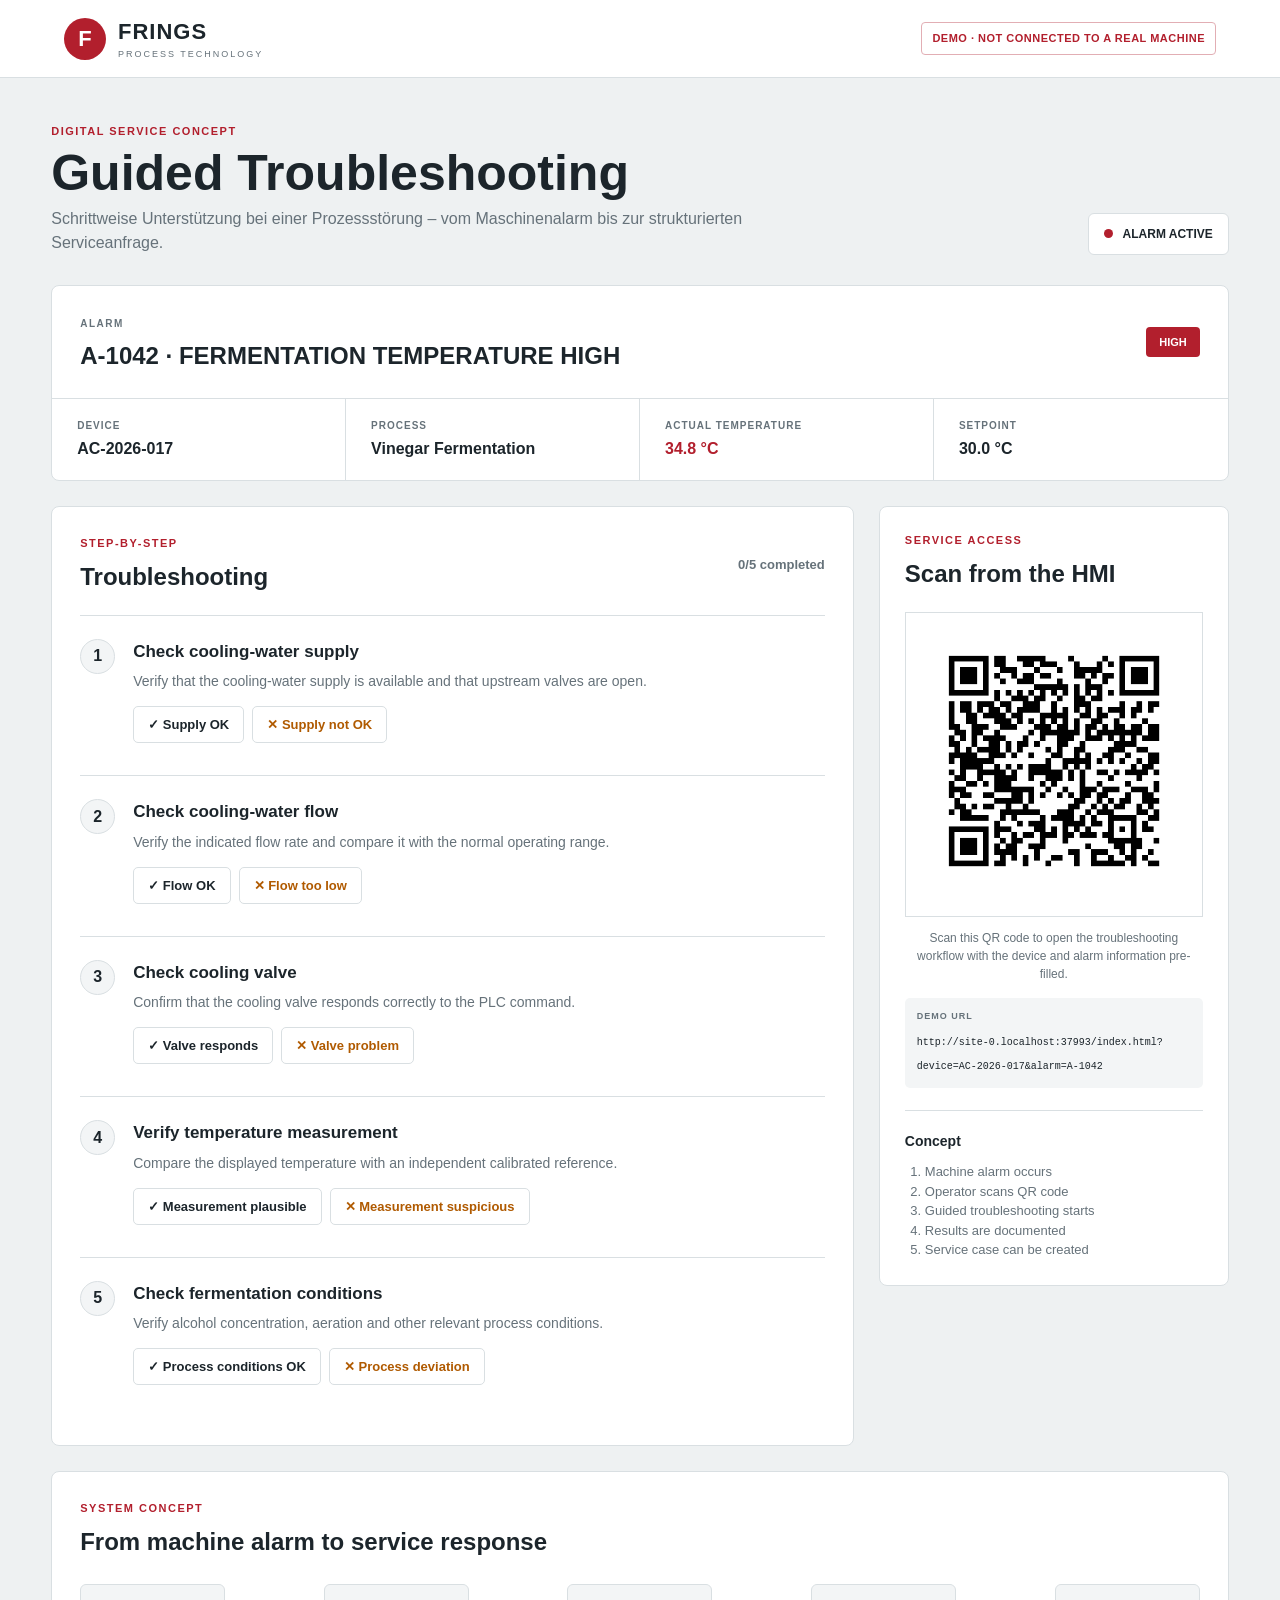
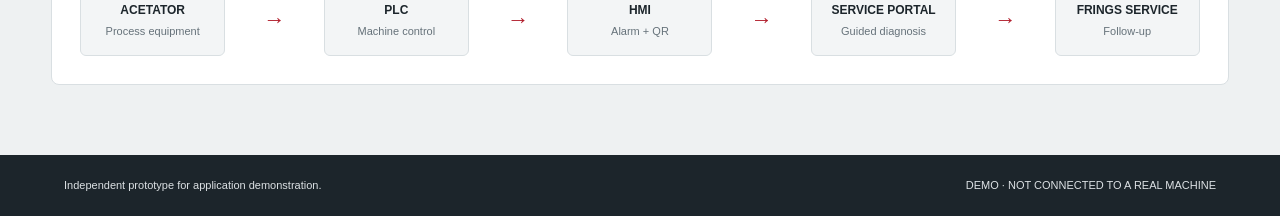
<file: index.html>
<!DOCTYPE html>
<html lang="de">
<head>
    <meta charset="UTF-8">
    <meta name="viewport" content="width=device-width, initial-scale=1.0">
    <meta name="description" content="FRINGS Troubleshooting Demo – unabhängiger Prototyp für eine digitale Service-Unterstützung">
    <title>FRINGS Troubleshooting – A-1042</title>
    <link rel="stylesheet" href="style.css">
</head>

<body>

<header class="topbar">
    <div class="brand">
        <div class="brand-mark">F</div>
        <div>
            <div class="brand-name">FRINGS</div>
            <div class="brand-subtitle">PROCESS TECHNOLOGY</div>
        </div>
    </div>

    <div class="demo-badge">
        DEMO · NOT CONNECTED TO A REAL MACHINE
    </div>
</header>


<main class="container">

    <section class="hero">
        <div>
            <div class="eyebrow">DIGITAL SERVICE CONCEPT</div>
            <h1>Guided Troubleshooting</h1>
            <p>
                Schrittweise Unterstützung bei einer Prozessstörung –
                vom Maschinenalarm bis zur strukturierten Serviceanfrage.
            </p>
        </div>

        <div class="alarm-status">
            <span class="status-dot"></span>
            ALARM ACTIVE
        </div>
    </section>


    <section class="alarm-card">

        <div class="alarm-header">
            <div>
                <span class="alarm-label">ALARM</span>
                <h2>A-1042 · FERMENTATION TEMPERATURE HIGH</h2>
            </div>

            <div class="alarm-severity">
                HIGH
            </div>
        </div>

        <div class="process-grid">

            <div class="process-item">
                <span>DEVICE</span>
                <strong id="deviceId">AC-2026-017</strong>
            </div>

            <div class="process-item">
                <span>PROCESS</span>
                <strong>Vinegar Fermentation</strong>
            </div>

            <div class="process-item">
                <span>ACTUAL TEMPERATURE</span>
                <strong class="temperature">34.8 °C</strong>
            </div>

            <div class="process-item">
                <span>SETPOINT</span>
                <strong>30.0 °C</strong>
            </div>

        </div>
    </section>


    <section class="troubleshooting-layout">

        <div class="steps-card">

            <div class="section-heading">
                <div>
                    <div class="eyebrow">STEP-BY-STEP</div>
                    <h2>Troubleshooting</h2>
                </div>

                <div class="progress-text">
                    <span id="completedCount">0</span>/5 completed
                </div>
            </div>


            <div class="step" data-step="1">
                <div class="step-number">1</div>

                <div class="step-content">
                    <h3>Check cooling-water supply</h3>
                    <p>
                        Verify that the cooling-water supply is available
                        and that upstream valves are open.
                    </p>

                    <div class="step-actions">
                        <button class="result-btn" data-result="OK">
                            ✓ Supply OK
                        </button>

                        <button class="result-btn warning" data-result="NOT_OK">
                            ✕ Supply not OK
                        </button>
                    </div>

                    <div class="result-message"></div>
                </div>
            </div>


            <div class="step" data-step="2">
                <div class="step-number">2</div>

                <div class="step-content">
                    <h3>Check cooling-water flow</h3>
                    <p>
                        Verify the indicated flow rate and compare it with
                        the normal operating range.
                    </p>

                    <div class="step-actions">
                        <button class="result-btn" data-result="OK">
                            ✓ Flow OK
                        </button>

                        <button class="result-btn warning" data-result="NOT_OK">
                            ✕ Flow too low
                        </button>
                    </div>

                    <div class="result-message"></div>
                </div>
            </div>


            <div class="step" data-step="3">
                <div class="step-number">3</div>

                <div class="step-content">
                    <h3>Check cooling valve</h3>
                    <p>
                        Confirm that the cooling valve responds correctly
                        to the PLC command.
                    </p>

                    <div class="step-actions">
                        <button class="result-btn" data-result="OK">
                            ✓ Valve responds
                        </button>

                        <button class="result-btn warning" data-result="NOT_OK">
                            ✕ Valve problem
                        </button>
                    </div>

                    <div class="result-message"></div>
                </div>
            </div>


            <div class="step" data-step="4">
                <div class="step-number">4</div>

                <div class="step-content">
                    <h3>Verify temperature measurement</h3>
                    <p>
                        Compare the displayed temperature with an independent
                        calibrated reference.
                    </p>

                    <div class="step-actions">
                        <button class="result-btn" data-result="OK">
                            ✓ Measurement plausible
                        </button>

                        <button class="result-btn warning" data-result="NOT_OK">
                            ✕ Measurement suspicious
                        </button>
                    </div>

                    <div class="result-message"></div>
                </div>
            </div>


            <div class="step" data-step="5">
                <div class="step-number">5</div>

                <div class="step-content">
                    <h3>Check fermentation conditions</h3>
                    <p>
                        Verify alcohol concentration, aeration and other
                        relevant process conditions.
                    </p>

                    <div class="step-actions">
                        <button class="result-btn" data-result="OK">
                            ✓ Process conditions OK
                        </button>

                        <button class="result-btn warning" data-result="NOT_OK">
                            ✕ Process deviation
                        </button>
                    </div>

                    <div class="result-message"></div>
                </div>
            </div>


            <div id="resolutionBox" class="resolution-box hidden">

                <h3>Is the problem resolved?</h3>

                <p>
                    Record the current status so that the service team has
                    a structured overview if further assistance is required.
                </p>

                <div class="resolution-actions">

                    <button id="resolvedBtn" class="primary-btn">
                        ✓ Yes – problem resolved
                    </button>

                    <button id="serviceBtn" class="secondary-btn">
                        Request FRINGS service
                    </button>

                </div>

            </div>

        </div>


        <aside class="side-card">

            <div class="side-title">
                <div class="eyebrow">SERVICE ACCESS</div>
                <h2>Scan from the HMI</h2>
            </div>

            <div class="qr-container">
                <div id="qrcode">
                    <img
        src="./qrcode.png"
        alt="QR code for the troubleshooting workflow"
    >
                </div>
            </div>

            <p class="qr-caption">
                Scan this QR code to open the troubleshooting workflow
                with the device and alarm information pre-filled.
            </p>

            <div class="url-box">
                <span>DEMO URL</span>
                <code id="demoUrl"></code>
            </div>


            <div class="concept-box">

                <h3>Concept</h3>

                <ol>
                    <li>Machine alarm occurs</li>
                    <li>Operator scans QR code</li>
                    <li>Guided troubleshooting starts</li>
                    <li>Results are documented</li>
                    <li>Service case can be created</li>
                </ol>

            </div>

        </aside>

    </section>


    <section id="serviceCase" class="service-case hidden">

        <div class="section-heading">
            <div>
                <div class="eyebrow">SERVICE CASE</div>
                <h2>Structured service request</h2>
            </div>

            <span id="priorityBadge" class="priority-badge">
                HIGH PRIORITY
            </span>
        </div>


        <div class="case-grid">

            <div>
                <span>DEVICE</span>
                <strong id="caseDevice">AC-2026-017</strong>
            </div>

            <div>
                <span>ALARM</span>
                <strong>A-1042</strong>
            </div>

            <div>
                <span>STATUS</span>
                <strong id="caseStatus">Service requested</strong>
            </div>

            <div>
                <span>RECOMMENDED ACTION</span>
                <strong id="recommendedAction">
                    Service team review
                </strong>
            </div>

        </div>


        <div class="case-actions">

            <button id="emailBtn" class="primary-btn">
                Create service email
            </button>

            <a href="service.html" class="secondary-btn">
                Open service dashboard
            </a>

        </div>

    </section>


    <section class="architecture">

        <div class="eyebrow">SYSTEM CONCEPT</div>

        <h2>From machine alarm to service response</h2>

        <div class="architecture-flow">

            <div class="architecture-item">
                <strong>ACETATOR</strong>
                <span>Process equipment</span>
            </div>

            <div class="arrow">→</div>

            <div class="architecture-item">
                <strong>PLC</strong>
                <span>Machine control</span>
            </div>

            <div class="arrow">→</div>

            <div class="architecture-item">
                <strong>HMI</strong>
                <span>Alarm + QR</span>
            </div>

            <div class="arrow">→</div>

            <div class="architecture-item">
                <strong>SERVICE PORTAL</strong>
                <span>Guided diagnosis</span>
            </div>

            <div class="arrow">→</div>

            <div class="architecture-item">
                <strong>FRINGS SERVICE</strong>
                <span>Follow-up</span>
            </div>

        </div>

    </section>

</main>


<footer>

    <div>
        Independent prototype for application demonstration.
    </div>

    <div>
        DEMO · NOT CONNECTED TO A REAL MACHINE
    </div>

</footer>



<script src="script.js"></script>

</body>
</html>
</file>
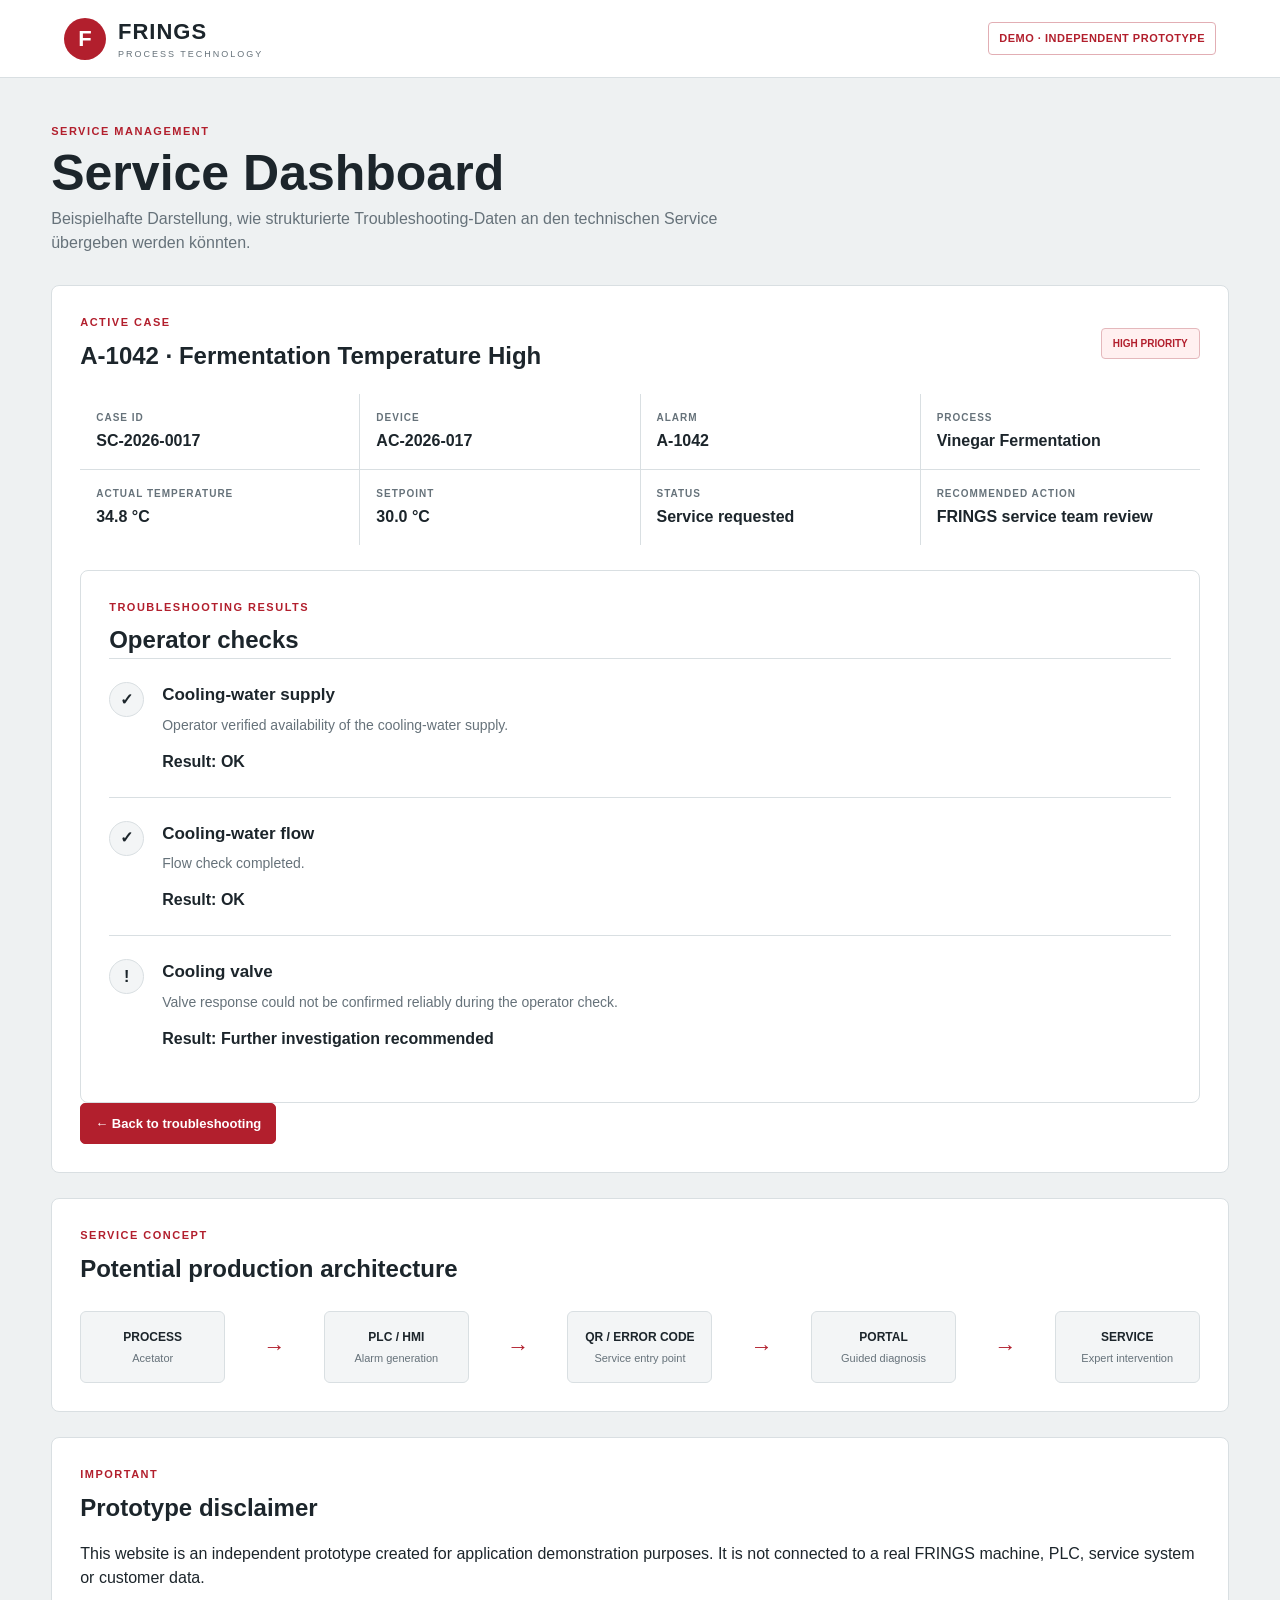
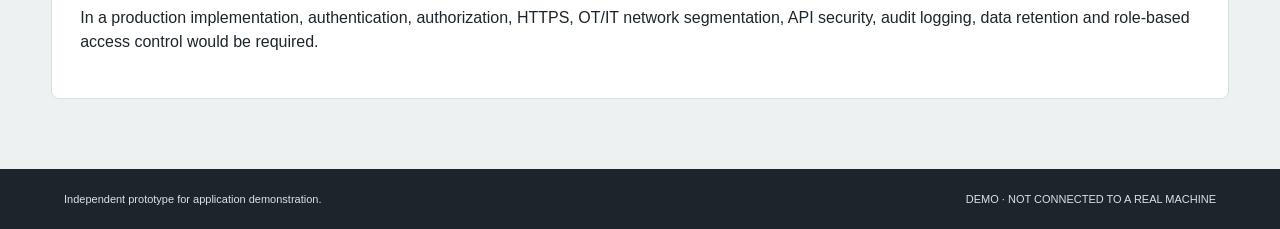
<file: service.html>
<!DOCTYPE html>
<html lang="de">
<head>
    <meta charset="UTF-8">
    <meta name="viewport" content="width=device-width, initial-scale=1.0">

    <title>FRINGS Service Dashboard – Demo</title>

    <link rel="stylesheet" href="style.css">
</head>

<body>

<header class="topbar">

    <div class="brand">

        <div class="brand-mark">F</div>

        <div>
            <div class="brand-name">FRINGS</div>
            <div class="brand-subtitle">PROCESS TECHNOLOGY</div>
        </div>

    </div>

    <div class="demo-badge">
        DEMO · INDEPENDENT PROTOTYPE
    </div>

</header>


<main class="container">

    <section class="hero">

        <div>

            <div class="eyebrow">
                SERVICE MANAGEMENT
            </div>

            <h1>
                Service Dashboard
            </h1>

            <p>
                Beispielhafte Darstellung, wie strukturierte
                Troubleshooting-Daten an den technischen Service
                übergeben werden könnten.
            </p>

        </div>

    </section>


    <section class="service-case">

        <div class="section-heading">

            <div>

                <div class="eyebrow">
                    ACTIVE CASE
                </div>

                <h2>
                    A-1042 · Fermentation Temperature High
                </h2>

            </div>

            <span class="priority-badge">
                HIGH PRIORITY
            </span>

        </div>


        <div class="case-grid">

            <div>
                <span>CASE ID</span>
                <strong>SC-2026-0017</strong>
            </div>

            <div>
                <span>DEVICE</span>
                <strong>AC-2026-017</strong>
            </div>

            <div>
                <span>ALARM</span>
                <strong>A-1042</strong>
            </div>

            <div>
                <span>PROCESS</span>
                <strong>Vinegar Fermentation</strong>
            </div>

            <div>
                <span>ACTUAL TEMPERATURE</span>
                <strong>34.8 °C</strong>
            </div>

            <div>
                <span>SETPOINT</span>
                <strong>30.0 °C</strong>
            </div>

            <div>
                <span>STATUS</span>
                <strong>Service requested</strong>
            </div>

            <div>
                <span>RECOMMENDED ACTION</span>
                <strong>FRINGS service team review</strong>
            </div>

        </div>


        <div class="architecture">

            <div class="eyebrow">
                TROUBLESHOOTING RESULTS
            </div>

            <h2>
                Operator checks
            </h2>


            <div class="step">

                <div class="step-number">
                    ✓
                </div>

                <div class="step-content">

                    <h3>
                        Cooling-water supply
                    </h3>

                    <p>
                        Operator verified availability of the
                        cooling-water supply.
                    </p>

                    <strong>
                        Result: OK
                    </strong>

                </div>

            </div>


            <div class="step">

                <div class="step-number">
                    ✓
                </div>

                <div class="step-content">

                    <h3>
                        Cooling-water flow
                    </h3>

                    <p>
                        Flow check completed.
                    </p>

                    <strong>
                        Result: OK
                    </strong>

                </div>

            </div>


            <div class="step">

                <div class="step-number">
                    !
                </div>

                <div class="step-content">

                    <h3>
                        Cooling valve
                    </h3>

                    <p>
                        Valve response could not be confirmed
                        reliably during the operator check.
                    </p>

                    <strong>
                        Result: Further investigation recommended
                    </strong>

                </div>

            </div>

        </div>


        <div class="case-actions">

            <a href="index.html" class="primary-btn">
                ← Back to troubleshooting
            </a>

        </div>

    </section>


    <section class="architecture">

        <div class="eyebrow">
            SERVICE CONCEPT
        </div>

        <h2>
            Potential production architecture
        </h2>

        <div class="architecture-flow">

            <div class="architecture-item">
                <strong>PROCESS</strong>
                <span>Acetator</span>
            </div>

            <div class="arrow">→</div>

            <div class="architecture-item">
                <strong>PLC / HMI</strong>
                <span>Alarm generation</span>
            </div>

            <div class="arrow">→</div>

            <div class="architecture-item">
                <strong>QR / ERROR CODE</strong>
                <span>Service entry point</span>
            </div>

            <div class="arrow">→</div>

            <div class="architecture-item">
                <strong>PORTAL</strong>
                <span>Guided diagnosis</span>
            </div>

            <div class="arrow">→</div>

            <div class="architecture-item">
                <strong>SERVICE</strong>
                <span>Expert intervention</span>
            </div>

        </div>

    </section>


    <section class="service-case">

        <div class="eyebrow">
            IMPORTANT
        </div>

        <h2>
            Prototype disclaimer
        </h2>

        <p>
            This website is an independent prototype created for
            application demonstration purposes. It is not connected
            to a real FRINGS machine, PLC, service system or customer
            data.
        </p>

        <p>
            In a production implementation, authentication,
            authorization, HTTPS, OT/IT network segmentation,
            API security, audit logging, data retention and
            role-based access control would be required.
        </p>

    </section>

</main>


<footer>

    <div>
        Independent prototype for application demonstration.
    </div>

    <div>
        DEMO · NOT CONNECTED TO A REAL MACHINE
    </div>

</footer>

</body>
</html>
</file>
<file: style.css>
:root {
    --frings-red: #b21f2d;
    --frings-dark: #1c252b;
    --frings-grey: #66727a;
    --frings-light: #f3f5f6;
    --frings-border: #d9dfe2;
    --white: #ffffff;
    --success: #197a4b;
    --warning: #b05a00;
}

* {
    box-sizing: border-box;
}

body {
    margin: 0;
    font-family: Arial, Helvetica, sans-serif;
    color: var(--frings-dark);
    background: #eef1f2;
    line-height: 1.5;
}

.topbar {
    background: var(--white);
    border-bottom: 1px solid var(--frings-border);
    min-height: 78px;
    padding: 0 5%;
    display: flex;
    justify-content: space-between;
    align-items: center;
    gap: 20px;
}

.brand {
    display: flex;
    align-items: center;
    gap: 12px;
}

.brand-mark {
    width: 42px;
    height: 42px;
    border-radius: 50%;
    background: var(--frings-red);
    color: white;
    display: flex;
    justify-content: center;
    align-items: center;
    font-weight: 800;
    font-size: 22px;
}

.brand-name {
    font-size: 22px;
    font-weight: 800;
    letter-spacing: 1px;
}

.brand-subtitle {
    font-size: 9px;
    letter-spacing: 2px;
    color: var(--frings-grey);
}

.demo-badge {
    font-size: 11px;
    font-weight: 700;
    letter-spacing: .5px;
    color: var(--frings-red);
    border: 1px solid #e2aeb4;
    padding: 7px 10px;
    border-radius: 4px;
}

.container {
    width: min(1200px, 92%);
    margin: 0 auto;
    padding: 45px 0 70px;
}

.hero {
    display: flex;
    justify-content: space-between;
    align-items: flex-end;
    gap: 30px;
    margin-bottom: 30px;
}

.eyebrow {
    font-size: 11px;
    font-weight: 800;
    letter-spacing: 1.5px;
    color: var(--frings-red);
    margin-bottom: 7px;
}

h1 {
    font-size: clamp(32px, 5vw, 50px);
    margin: 0 0 8px;
    line-height: 1.05;
}

h2 {
    margin: 0;
    font-size: 24px;
}

h3 {
    margin: 0 0 7px;
    font-size: 17px;
}

.hero p {
    color: var(--frings-grey);
    max-width: 700px;
    margin: 0;
}

.alarm-status {
    white-space: nowrap;
    background: #fff;
    border: 1px solid var(--frings-border);
    border-radius: 6px;
    padding: 11px 15px;
    font-size: 12px;
    font-weight: 800;
}

.status-dot {
    display: inline-block;
    width: 9px;
    height: 9px;
    background: var(--frings-red);
    border-radius: 50%;
    margin-right: 7px;
}

.alarm-card,
.steps-card,
.side-card,
.service-case,
.architecture {
    background: var(--white);
    border: 1px solid var(--frings-border);
    border-radius: 8px;
}

.alarm-card {
    margin-bottom: 25px;
}

.alarm-header {
    padding: 24px 28px;
    display: flex;
    justify-content: space-between;
    align-items: center;
    border-bottom: 1px solid var(--frings-border);
}

.alarm-label {
    font-size: 10px;
    font-weight: 800;
    color: var(--frings-grey);
    letter-spacing: 1.5px;
}

.alarm-header h2 {
    margin-top: 4px;
}

.alarm-severity {
    background: var(--frings-red);
    color: white;
    padding: 7px 13px;
    border-radius: 4px;
    font-size: 11px;
    font-weight: 800;
}

.process-grid {
    display: grid;
    grid-template-columns: repeat(4, 1fr);
}

.process-item {
    padding: 19px 25px;
    border-right: 1px solid var(--frings-border);
}

.process-item:last-child {
    border-right: none;
}

.process-item span,
.case-grid span {
    display: block;
    font-size: 10px;
    color: var(--frings-grey);
    letter-spacing: 1px;
    font-weight: 700;
    margin-bottom: 4px;
}

.temperature {
    color: var(--frings-red);
}

.troubleshooting-layout {
    display: grid;
    grid-template-columns: minmax(0, 1fr) 350px;
    gap: 25px;
    align-items: start;
}

.steps-card {
    padding: 28px;
}

.section-heading {
    display: flex;
    justify-content: space-between;
    align-items: center;
    gap: 20px;
    margin-bottom: 20px;
}

.progress-text {
    color: var(--frings-grey);
    font-size: 13px;
    font-weight: 700;
}

.step {
    display: flex;
    gap: 18px;
    padding: 23px 0;
    border-top: 1px solid var(--frings-border);
}

.step-number {
    flex: 0 0 35px;
    height: 35px;
    border-radius: 50%;
    background: var(--frings-light);
    border: 1px solid var(--frings-border);
    display: flex;
    justify-content: center;
    align-items: center;
    font-weight: 800;
}

.step.completed .step-number {
    background: var(--success);
    color: white;
    border-color: var(--success);
}

.step-content {
    flex: 1;
}

.step-content p {
    margin: 0 0 14px;
    color: var(--frings-grey);
    font-size: 14px;
}

.step-actions {
    display: flex;
    flex-wrap: wrap;
    gap: 8px;
}

.result-btn,
.primary-btn,
.secondary-btn {
    cursor: pointer;
    border-radius: 5px;
    padding: 10px 14px;
    font-weight: 700;
    font-size: 13px;
    text-decoration: none;
    display: inline-block;
    transition: .15s ease;
}

.result-btn {
    background: white;
    border: 1px solid var(--frings-border);
    color: var(--frings-dark);
}

.result-btn:hover {
    border-color: var(--frings-dark);
}

.result-btn.warning {
    color: var(--warning);
}

.primary-btn {
    background: var(--frings-red);
    border: 1px solid var(--frings-red);
    color: white;
}

.primary-btn:hover {
    filter: brightness(.92);
}

.secondary-btn {
    background: white;
    border: 1px solid var(--frings-border);
    color: var(--frings-dark);
}

.result-message {
    margin-top: 9px;
    font-size: 12px;
    font-weight: 700;
}

.result-message.ok {
    color: var(--success);
}

.result-message.not-ok {
    color: var(--warning);
}

.side-card {
    padding: 25px;
    position: sticky;
    top: 20px;
}

.side-title {
    margin-bottom: 20px;
}

.qr-container {
    display: flex;
    justify-content: center;
    align-items: center;
    background: white;
    border: 1px solid var(--frings-border);
    padding: 20px;
    min-height: 245px;
}

#qrcode img,
#qrcode canvas {
    max-width: 100%;
    height: auto;
}

.qr-caption {
    font-size: 12px;
    color: var(--frings-grey);
    text-align: center;
}

.url-box {
    background: var(--frings-light);
    border-radius: 5px;
    padding: 12px;
    margin-top: 15px;
    overflow-wrap: anywhere;
}

.url-box span {
    display: block;
    font-size: 9px;
    font-weight: 800;
    color: var(--frings-grey);
    letter-spacing: 1px;
    margin-bottom: 5px;
}

.url-box code {
    font-size: 10px;
}

.concept-box {
    margin-top: 22px;
    border-top: 1px solid var(--frings-border);
    padding-top: 20px;
}

.concept-box h3 {
    font-size: 14px;
}

.concept-box ol {
    margin: 10px 0 0;
    padding-left: 20px;
    color: var(--frings-grey);
    font-size: 13px;
}

.resolution-box {
    margin-top: 25px;
    padding: 22px;
    border: 1px solid var(--frings-border);
    background: var(--frings-light);
    border-radius: 6px;
}

.resolution-box p {
    color: var(--frings-grey);
    font-size: 14px;
}

.resolution-actions,
.case-actions {
    display: flex;
    flex-wrap: wrap;
    gap: 10px;
}

.hidden {
    display: none !important;
}

.service-case {
    margin-top: 25px;
    padding: 28px;
}

.priority-badge {
    background: #fff0f0;
    color: var(--frings-red);
    border: 1px solid #e4b8bc;
    border-radius: 4px;
    padding: 7px 11px;
    font-size: 10px;
    font-weight: 800;
}

.case-grid {
    display: grid;
    grid-template-columns: repeat(4, 1fr);
    gap: 1px;
    background: var(--frings-border);
    margin: 20px 0;
}

.case-grid > div {
    background: white;
    padding: 16px;
}

.architecture {
    margin-top: 25px;
    padding: 28px;
}

.architecture-flow {
    display: flex;
    align-items: center;
    justify-content: space-between;
    gap: 12px;
    margin-top: 24px;
    overflow-x: auto;
}

.architecture-item {
    min-width: 145px;
    background: var(--frings-light);
    border: 1px solid var(--frings-border);
    border-radius: 6px;
    padding: 16px;
    text-align: center;
}

.architecture-item strong {
    display: block;
    font-size: 12px;
}

.architecture-item span {
    display: block;
    margin-top: 4px;
    color: var(--frings-grey);
    font-size: 11px;
}

.arrow {
    font-size: 22px;
    color: var(--frings-red);
}

footer {
    background: var(--frings-dark);
    color: #dce1e4;
    padding: 22px 5%;
    display: flex;
    justify-content: space-between;
    gap: 20px;
    font-size: 11px;
}

@media (max-width: 900px) {

    .troubleshooting-layout {
        grid-template-columns: 1fr;
    }

    .side-card {
        position: static;
    }

    .process-grid,
    .case-grid {
        grid-template-columns: repeat(2, 1fr);
    }

    .process-item:nth-child(2) {
        border-right: none;
    }

    .process-item:nth-child(-n+2) {
        border-bottom: 1px solid var(--frings-border);
    }
}

@media (max-width: 650px) {

    .topbar,
    .hero,
    footer {
        align-items: flex-start;
        flex-direction: column;
    }

    .topbar {
        padding: 15px 5%;
    }

    .hero {
        gap: 15px;
    }

    .alarm-header {
        align-items: flex-start;
        flex-direction: column;
        gap: 15px;
    }

    .process-grid,
    .case-grid {
        grid-template-columns: 1fr;
    }

    .process-item {
        border-right: none;
        border-bottom: 1px solid var(--frings-border);
    }

    .process-item:last-child {
        border-bottom: none;
    }

    .steps-card {
        padding: 20px;
    }
    #qrcode {
    display: flex;
    justify-content: center;
    align-items: center;
}

#qrcode img {
    display: block;
    width: 220px;
    height: 220px;
    object-fit: contain;
}
}
</file>
